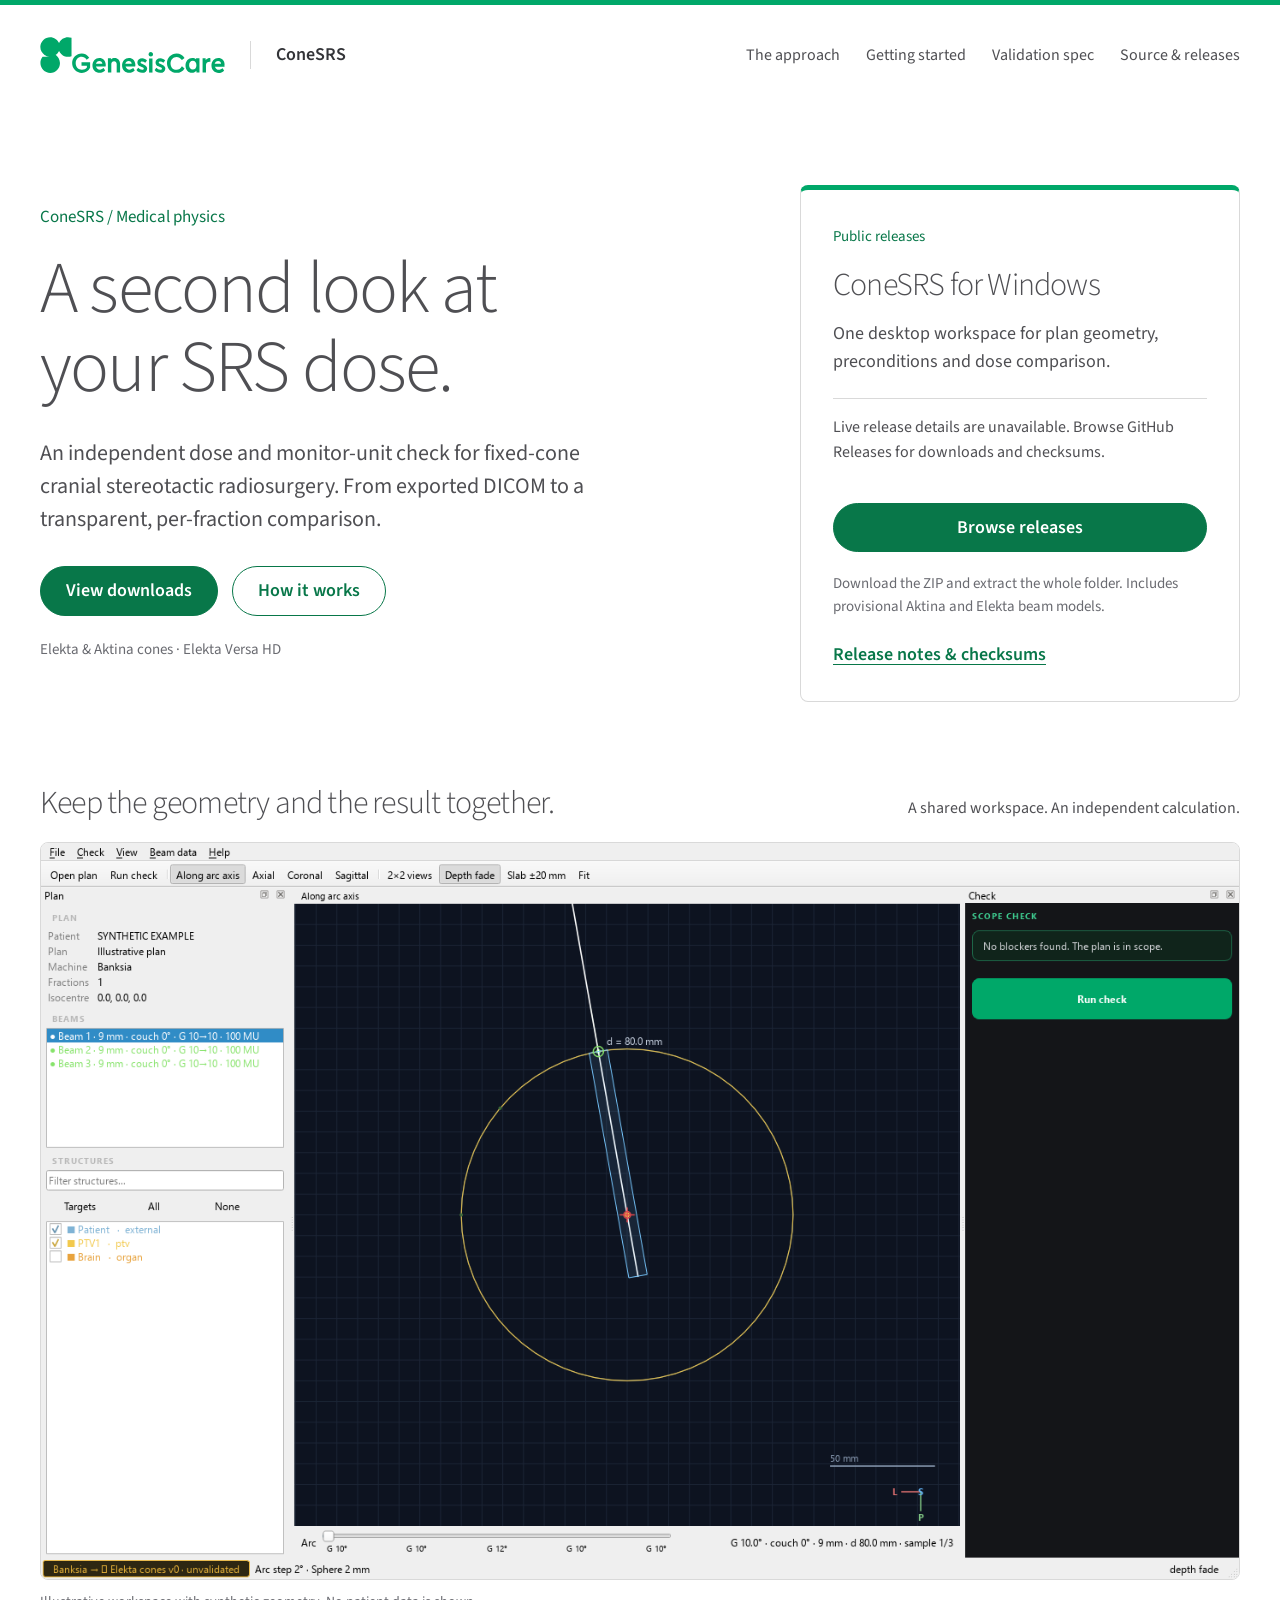
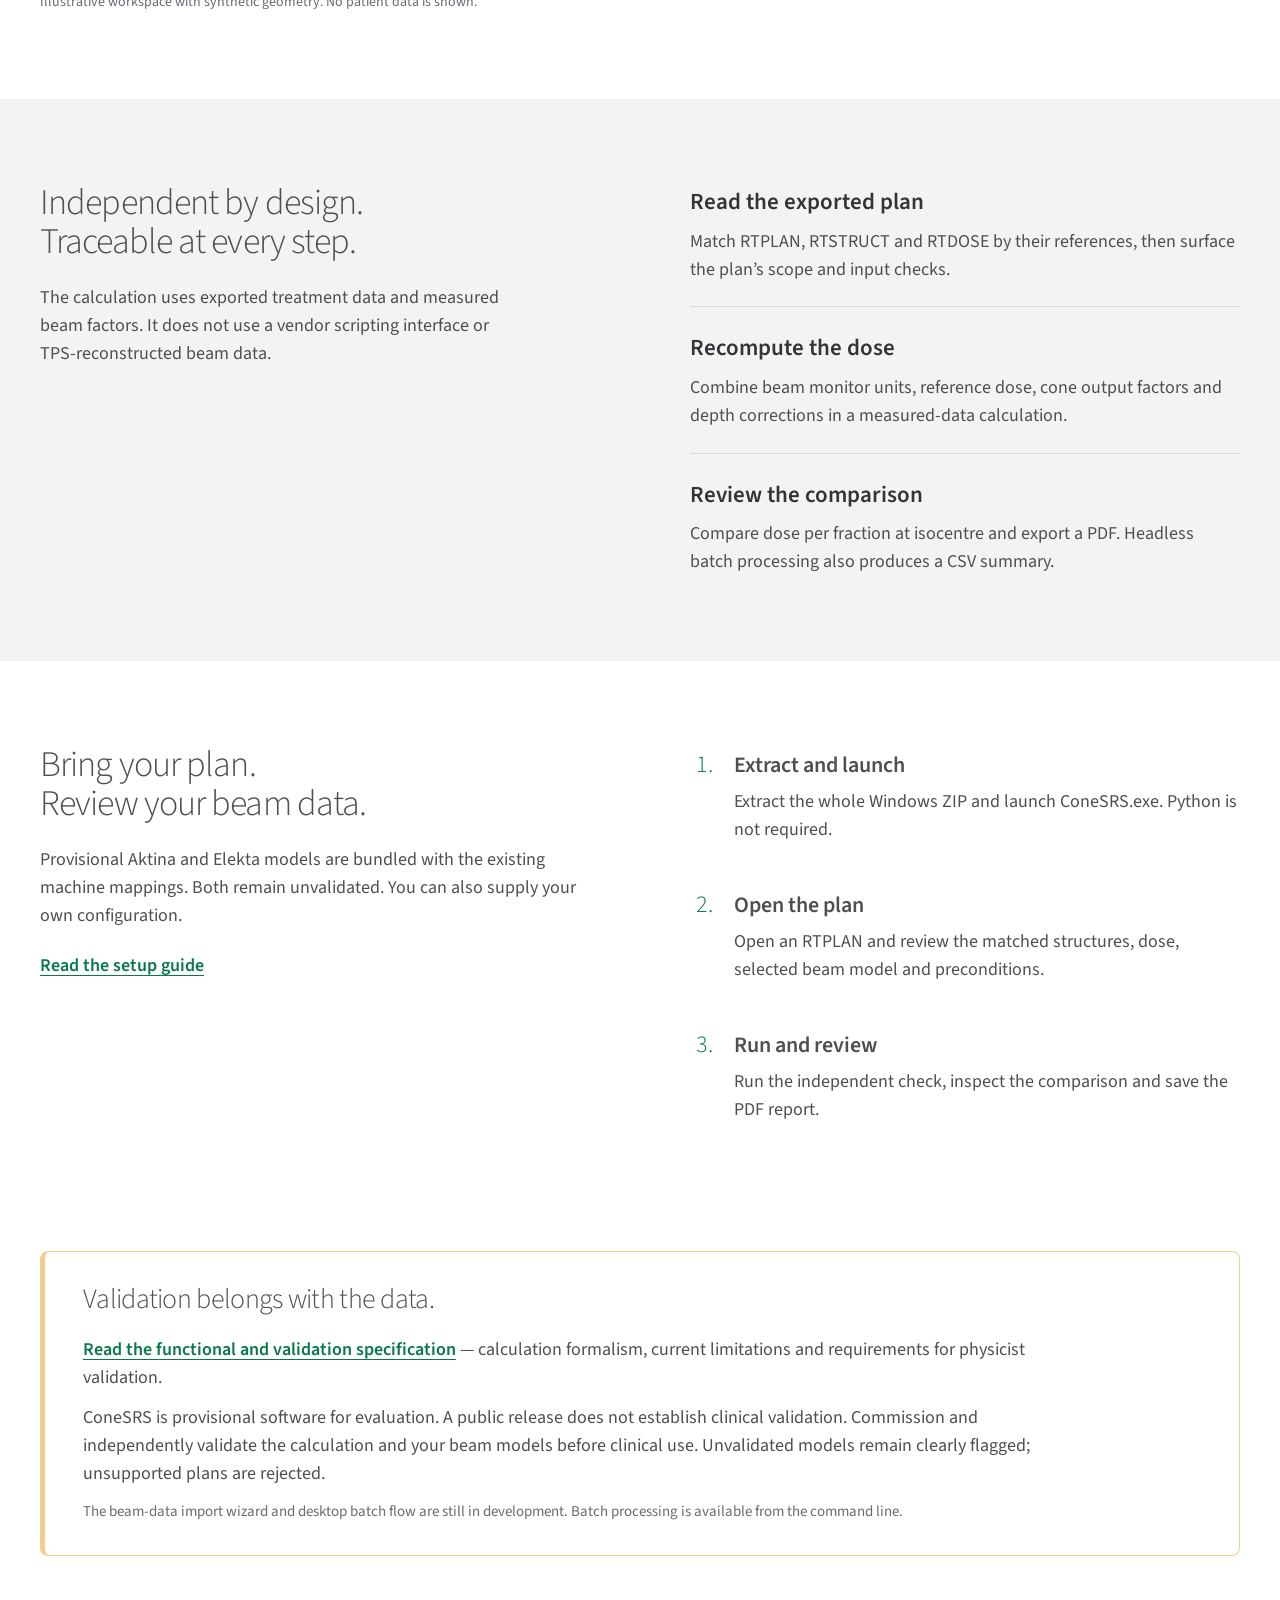
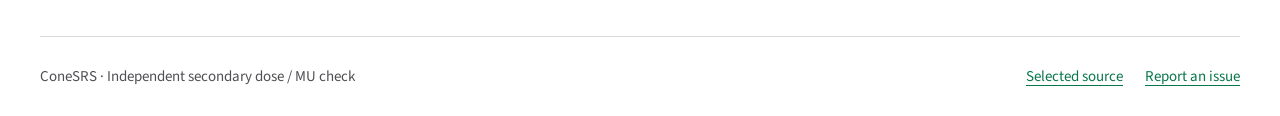
<file: docs/index.html>
<!doctype html>
<html lang="en-AU">
<head>
  <meta charset="utf-8">
  <meta name="viewport" content="width=device-width, initial-scale=1">
  <meta name="description" content="ConeSRS: an independent secondary dose and monitor-unit check for fixed-cone cranial stereotactic radiosurgery. Downloads, selected source and getting started.">
  <meta name="theme-color" content="#00a869">
  <title>ConeSRS | Independent dose checks for cranial SRS</title>
  <link rel="stylesheet" href="styles.css">
  <script src="releases.js" defer></script>
</head>
<body>
  <a class="skip" href="#main">Skip to content</a>
  <header class="header wrap">
    <a class="brand" href="./" aria-label="ConeSRS home"><img src="assets/gc-logo-green.svg" alt="GenesisCare" width="185" height="44"><span>ConeSRS</span></a>
    <nav aria-label="Main navigation"><a href="#approach">The approach</a><a href="#start">Getting started</a><a href="specification.html">Validation spec</a><a href="https://github.com/kkaan/conesrs-releases">Source &amp; releases</a></nav>
  </header>
  <main id="main">
    <section class="hero wrap">
      <div class="hero-copy">
        <p class="product">ConeSRS / Medical physics</p>
        <h1>A second look at<br>your SRS dose.</h1>
        <p class="intro">An independent dose and monitor-unit check for fixed-cone cranial stereotactic radiosurgery. From exported DICOM to a transparent, per-fraction comparison.</p>
        <div class="actions"><a class="button primary" href="#download">View downloads</a><a class="button secondary" href="#approach">How it works</a></div>
        <p class="compatibility">Elekta &amp; Aktina cones · Elekta Versa HD</p>
      </div>
      <aside class="download" id="download" aria-labelledby="download-title">
        <span class="release-label">Public releases</span>
        <h2 id="download-title">ConeSRS for Windows</h2>
        <p>One desktop workspace for plan geometry, preconditions and dose comparison.</p>
        <p id="release-status" role="status">Checking for a downloadable release…</p>
        <a id="release-link" class="button primary" href="https://github.com/kkaan/conesrs-releases/releases">Browse releases</a>
        <p class="small">Download the ZIP and extract the whole folder. Includes provisional Aktina and Elekta beam models.</p>
        <a class="text-link" href="https://github.com/kkaan/conesrs-releases/releases">Release notes &amp; checksums</a>
      </aside>
    </section>
    <section class="preview wrap" aria-labelledby="preview-title">
      <div class="section-heading"><h2 id="preview-title">Keep the geometry and the result together.</h2><p>A shared workspace. An independent calculation.</p></div>
      <figure><img src="assets/workspace.png" width="1400" height="860" alt="ConeSRS desktop workspace showing plan facts, synthetic contour geometry, beam controls and the check panel"><figcaption>Illustrative workspace with synthetic geometry. No patient data is shown.</figcaption></figure>
    </section>
    <section class="approach" id="approach">
      <div class="wrap approach-grid"><div><h2>Independent by design.<br>Traceable at every step.</h2><p>The calculation uses exported treatment data and measured beam factors. It does not use a vendor scripting interface or TPS-reconstructed beam data.</p></div>
        <dl><div><dt>Read the exported plan</dt><dd>Match RTPLAN, RTSTRUCT and RTDOSE by their references, then surface the plan’s scope and input checks.</dd></div><div><dt>Recompute the dose</dt><dd>Combine beam monitor units, reference dose, cone output factors and depth corrections in a measured-data calculation.</dd></div><div><dt>Review the comparison</dt><dd>Compare dose per fraction at isocentre and export a PDF. Headless batch processing also produces a CSV summary.</dd></div></dl>
      </div>
    </section>
    <section class="wrap start" id="start"><div><h2>Bring your plan.<br>Review your beam data.</h2><p>Provisional Aktina and Elekta models are bundled with the existing machine mappings. Both remain unvalidated. You can also supply your own configuration.</p><a class="text-link" href="https://github.com/kkaan/conesrs-releases#windows-download">Read the setup guide</a></div>
      <ol><li><h3>Extract and launch</h3><p>Extract the whole Windows ZIP and launch ConeSRS.exe. Python is not required.</p></li><li><h3>Open the plan</h3><p>Open an RTPLAN and review the matched structures, dose, selected beam model and preconditions.</p></li><li><h3>Run and review</h3><p>Run the independent check, inspect the comparison and save the PDF report.</p></li></ol>
    </section>
    <section class="wrap validation"><h2>Validation belongs with the data.</h2><p><a class="text-link" href="specification.html">Read the functional and validation specification</a> — calculation formalism, current limitations and requirements for physicist validation.</p><p>ConeSRS is provisional software for evaluation. A public release does not establish clinical validation. Commission and independently validate the calculation and your beam models before clinical use. Unvalidated models remain clearly flagged; unsupported plans are rejected.</p><p class="small">The beam-data import wizard and desktop batch flow are still in development. Batch processing is available from the command line.</p></section>
  </main>
  <footer class="wrap"><span>ConeSRS · Independent secondary dose / MU check</span><div><a href="https://github.com/kkaan/conesrs-releases">Selected source</a><a href="https://github.com/kkaan/conesrs-releases/issues">Report an issue</a></div></footer>
</body>
</html>
</file>
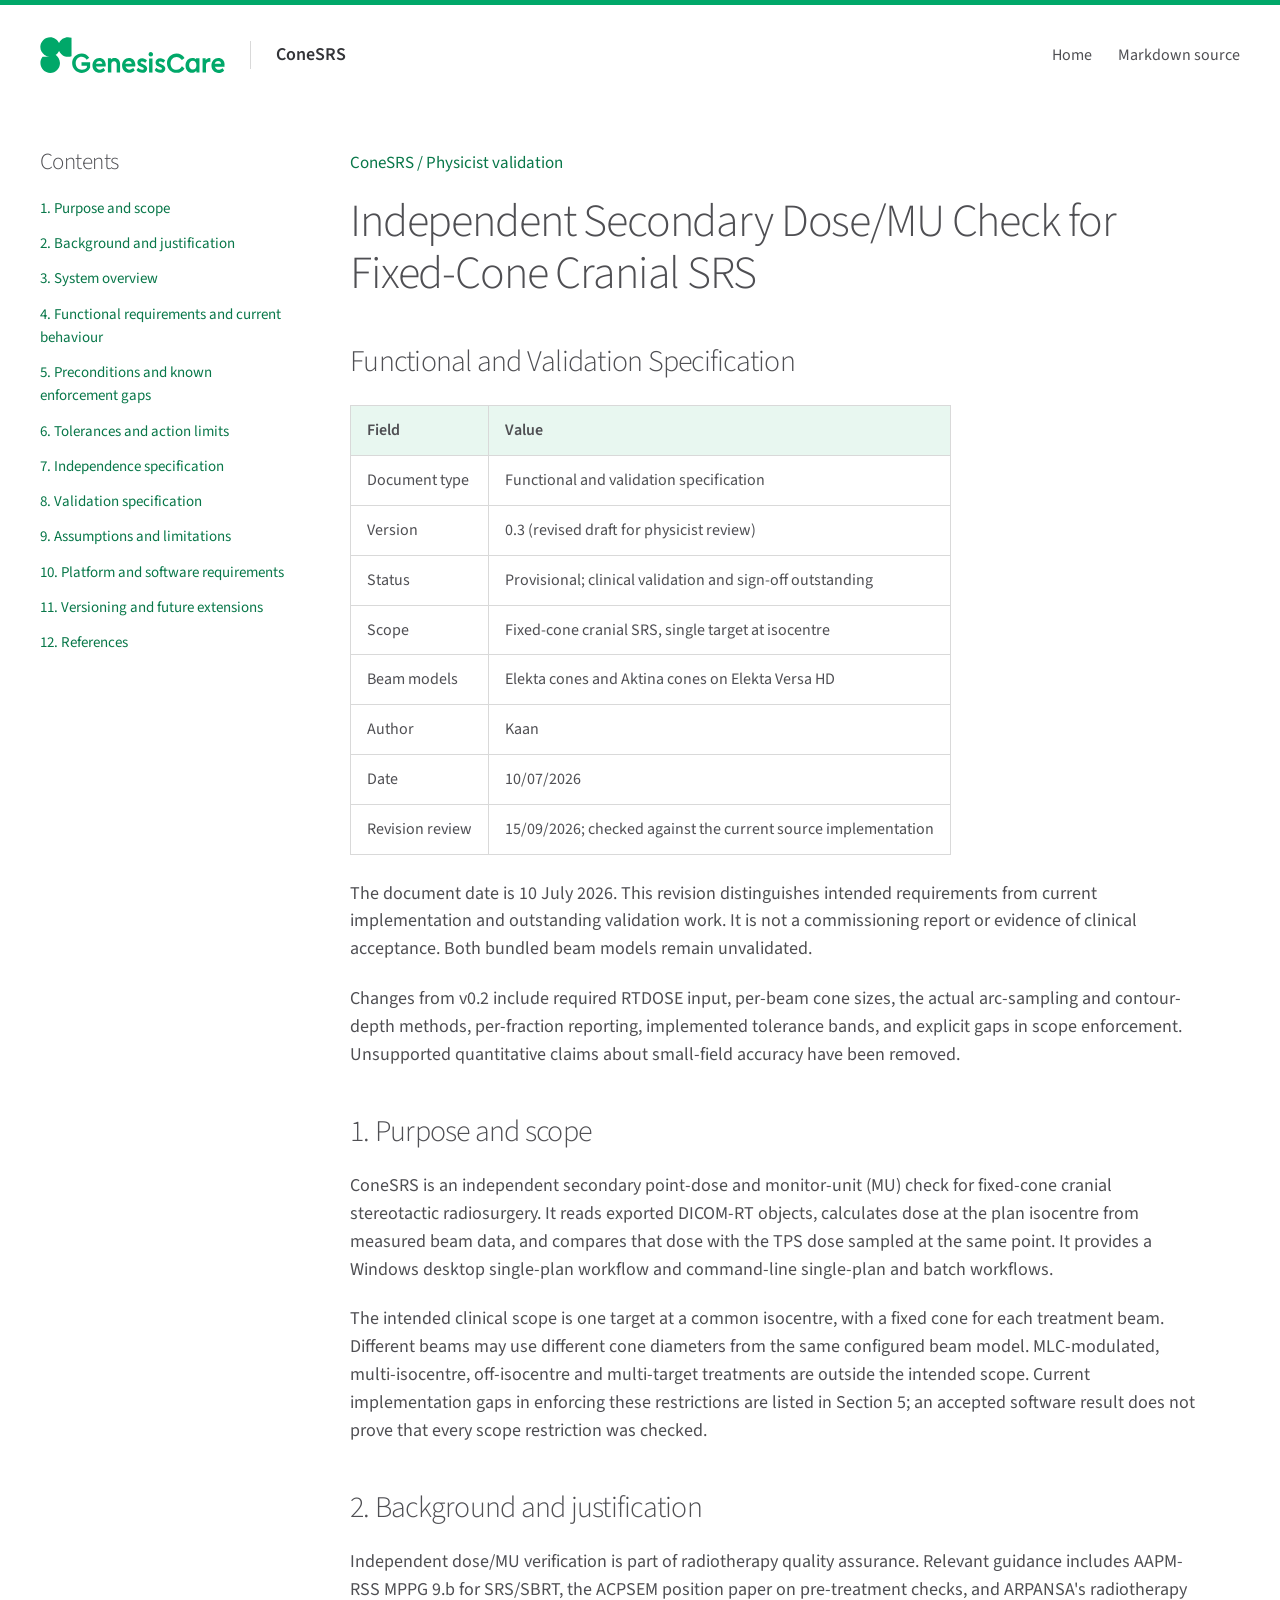
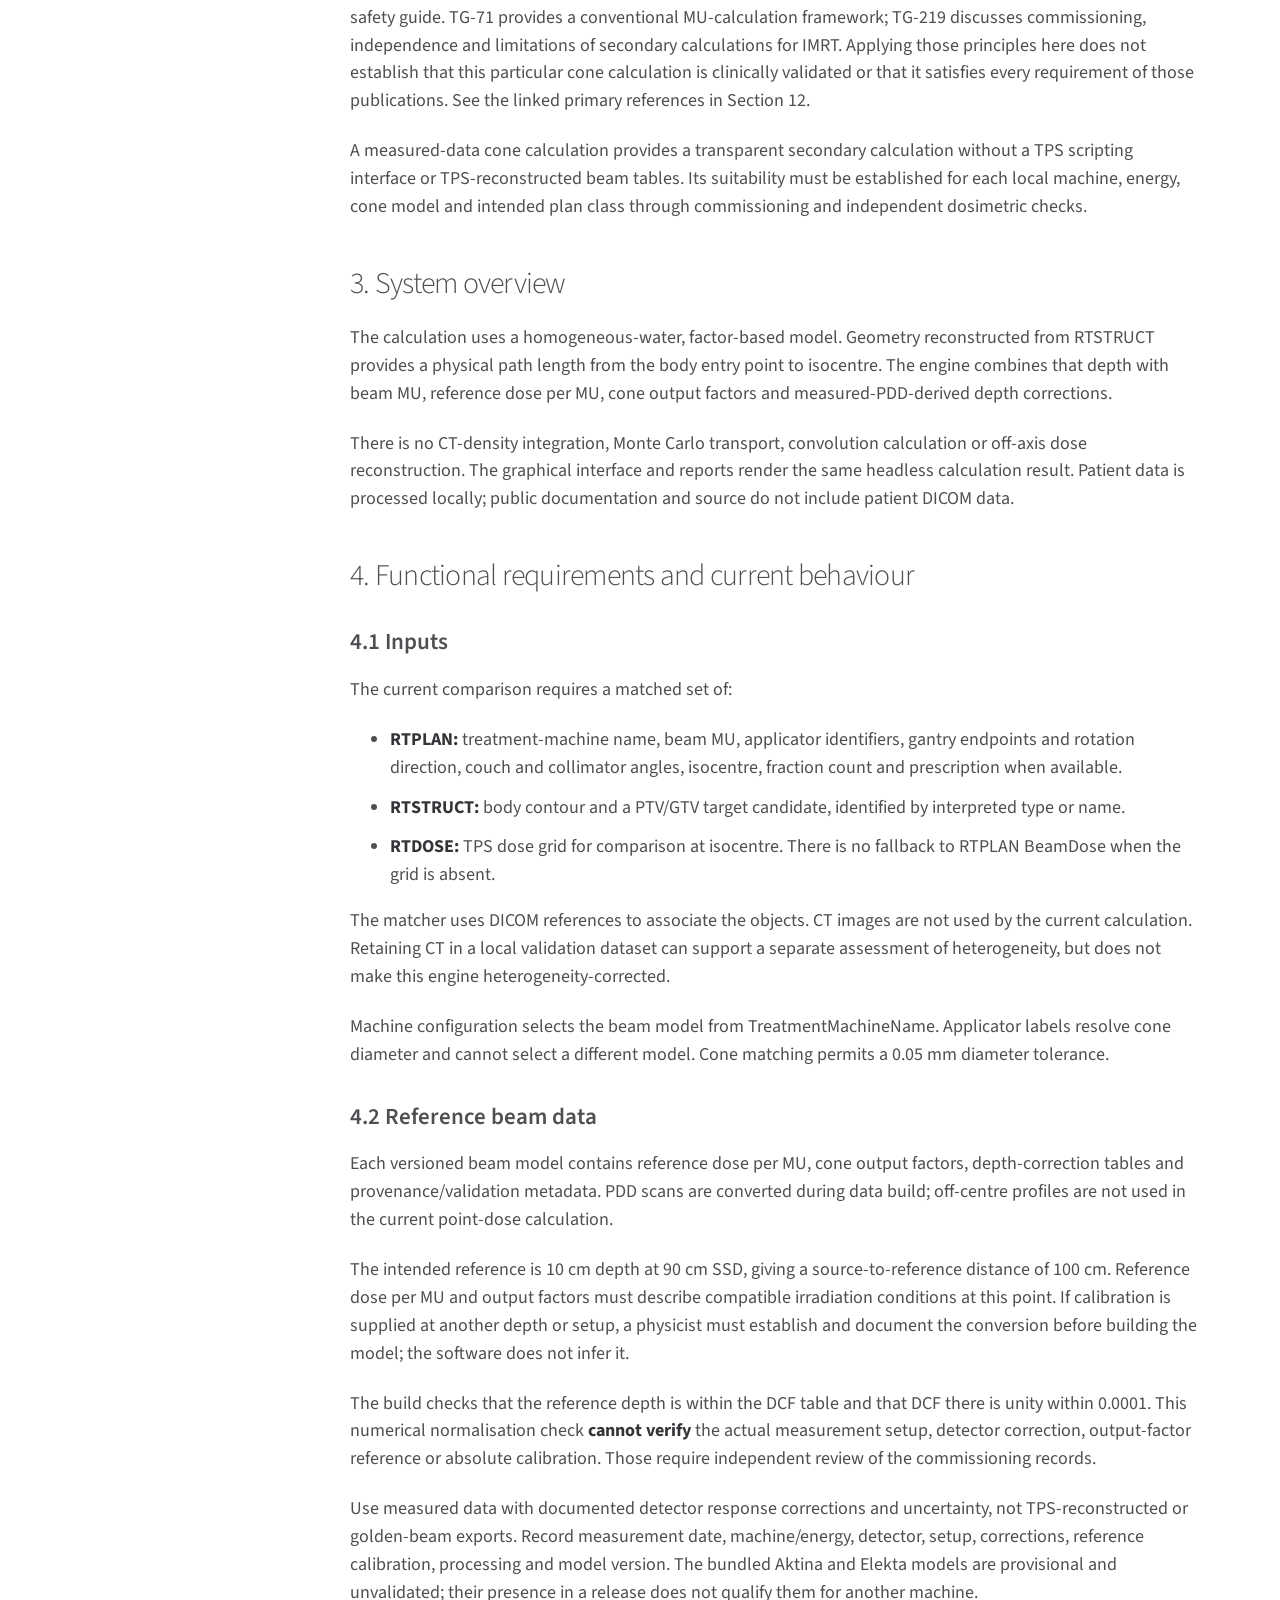
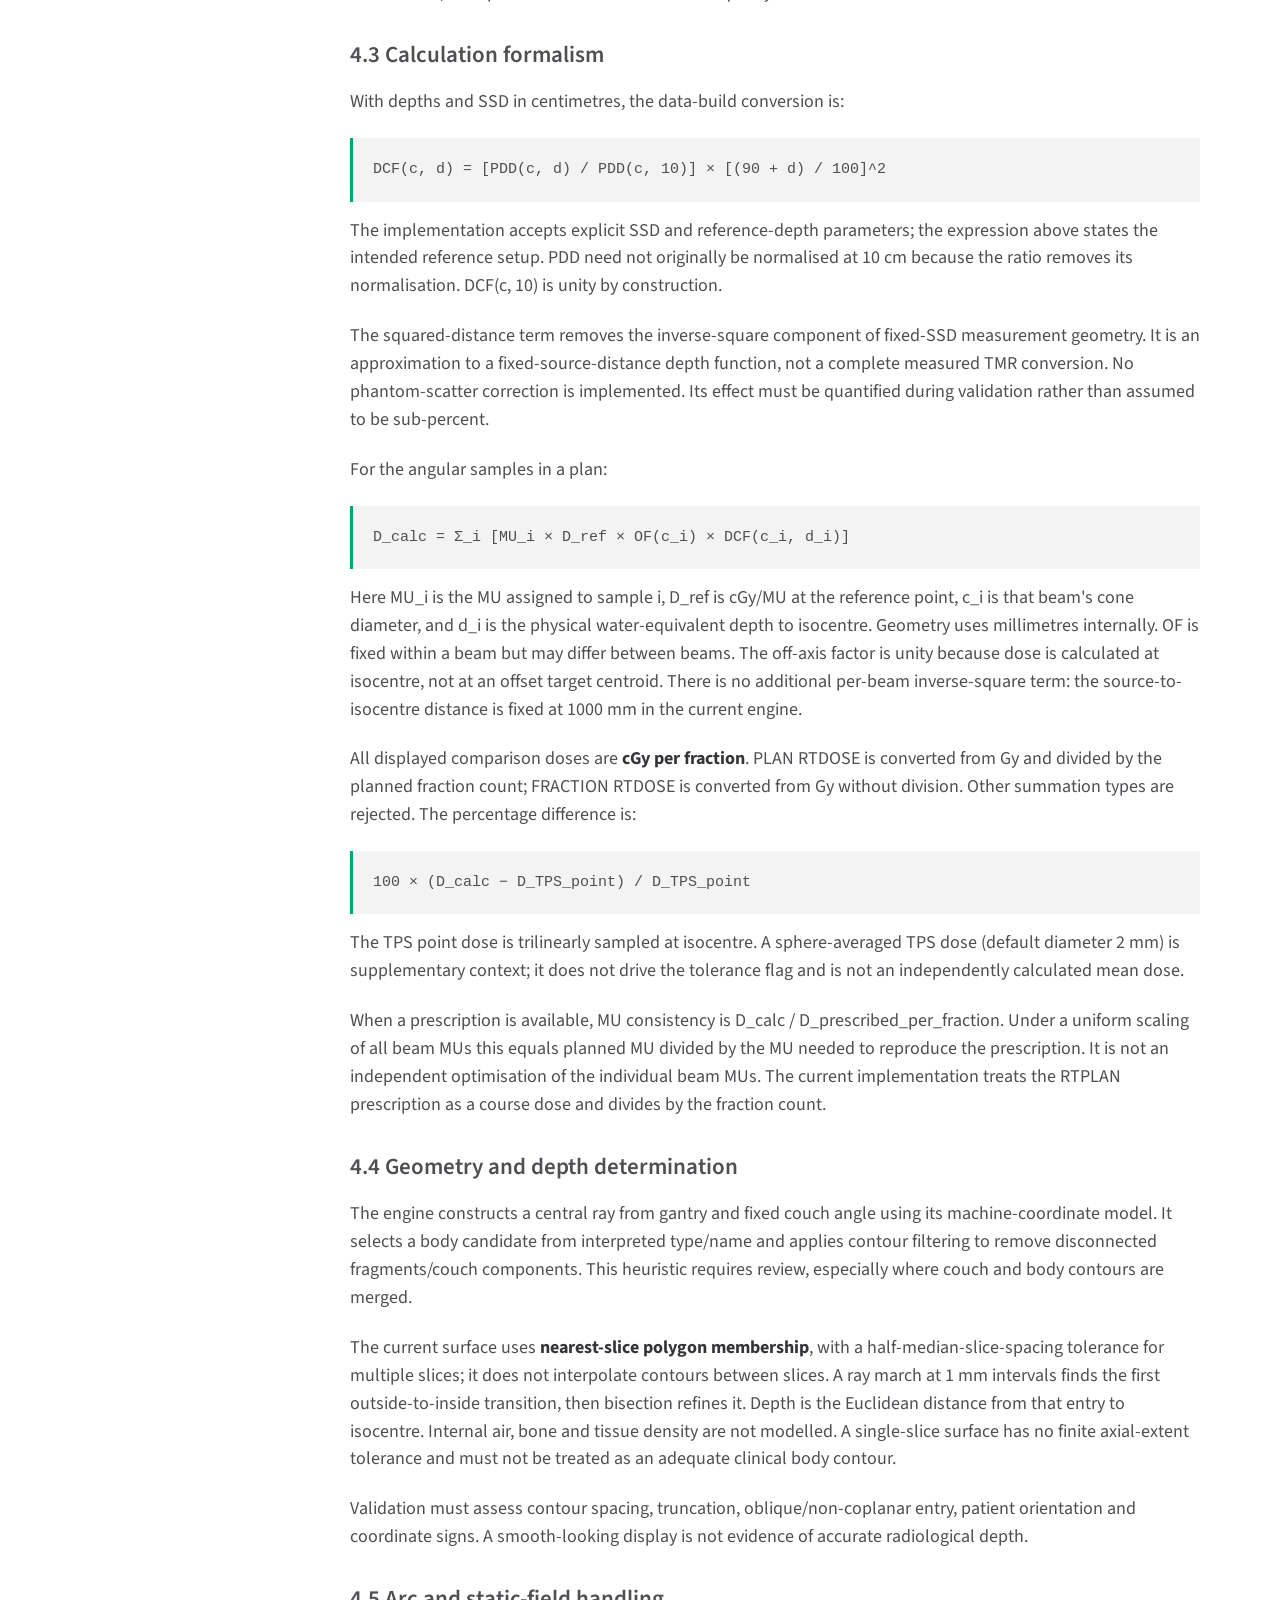
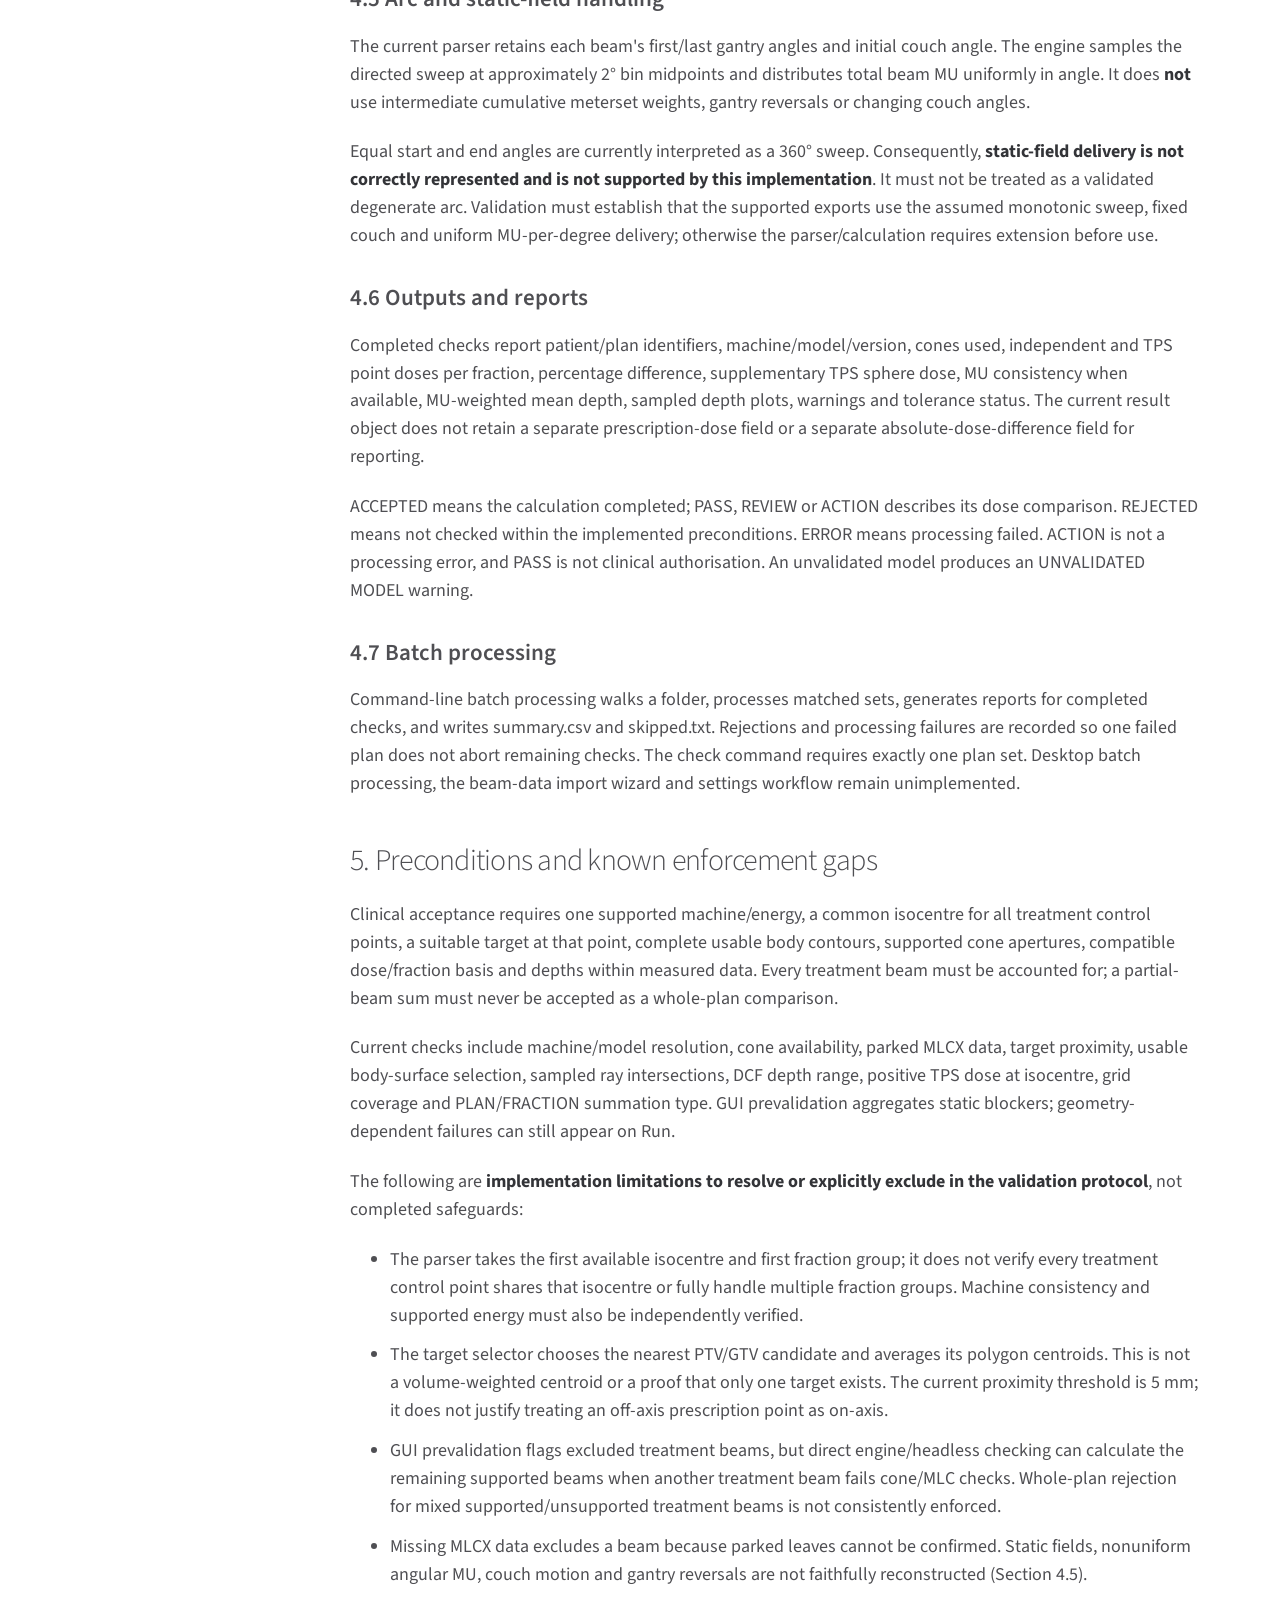
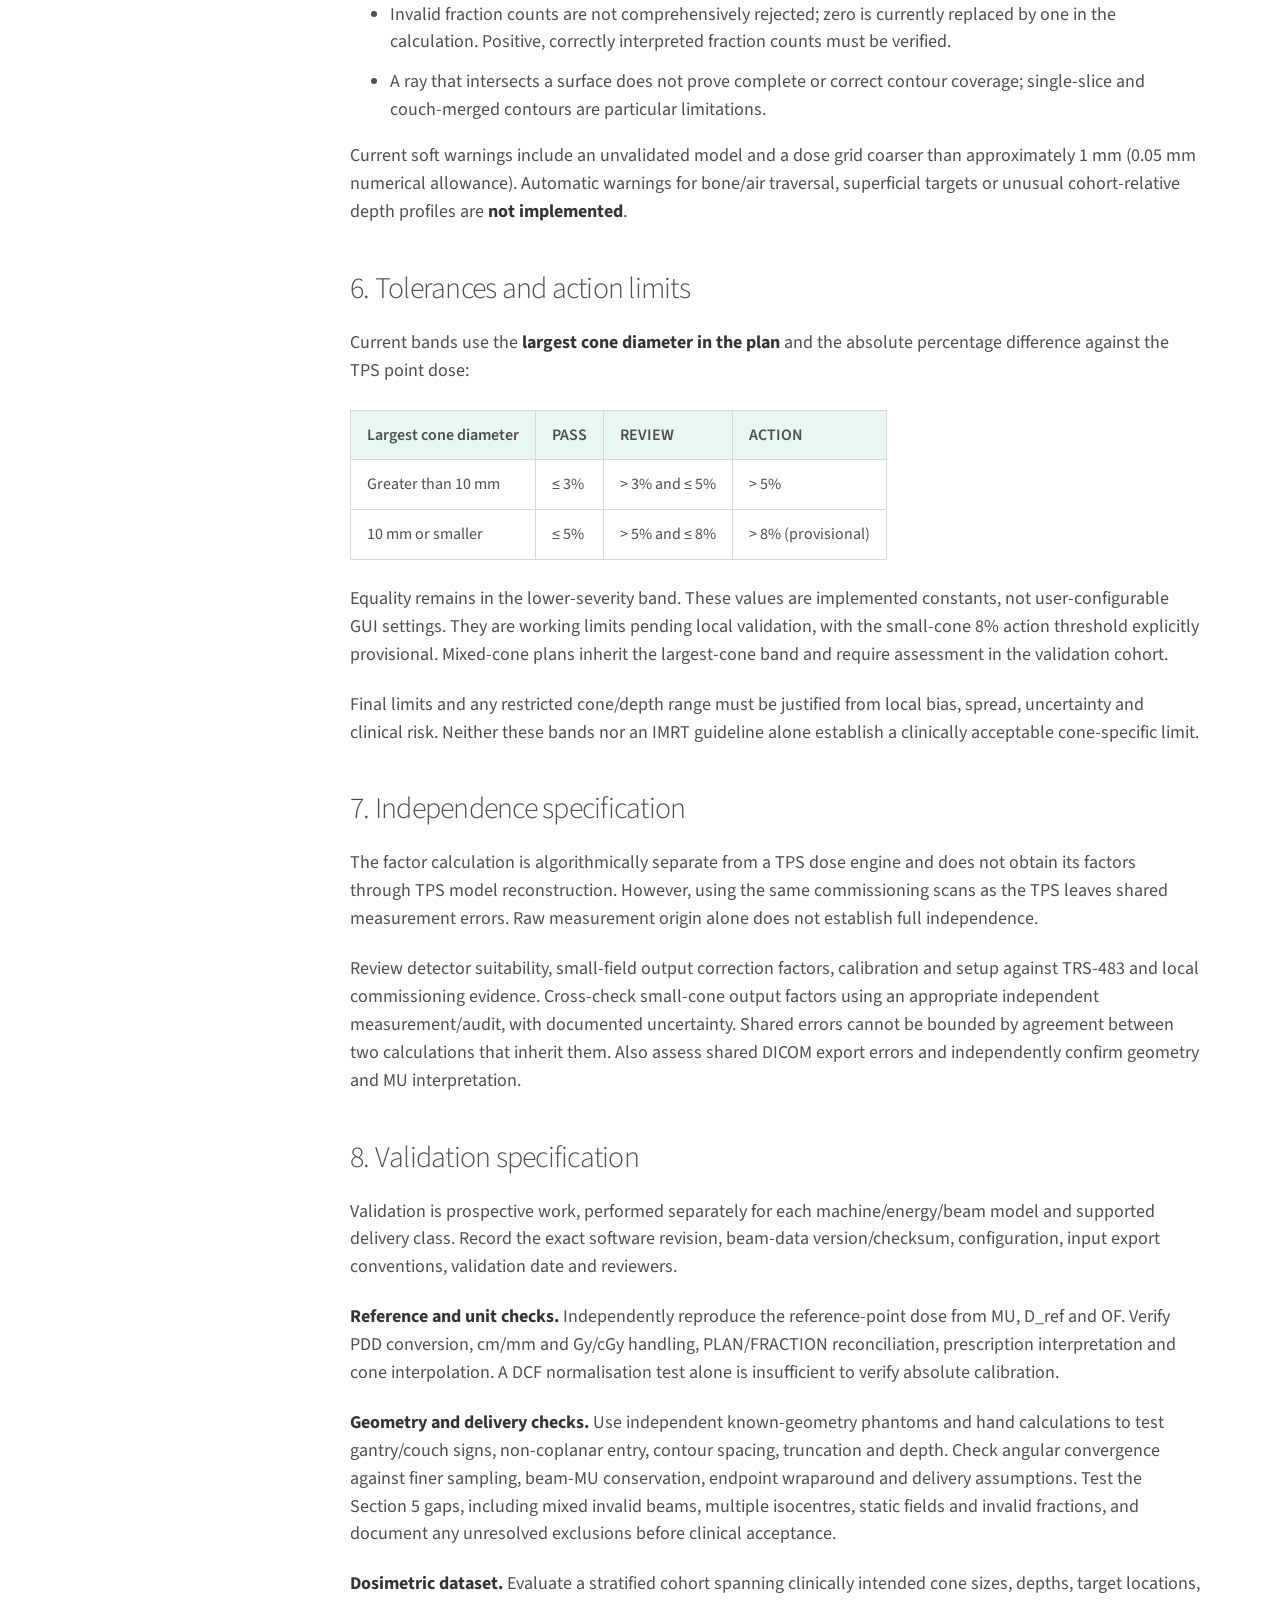
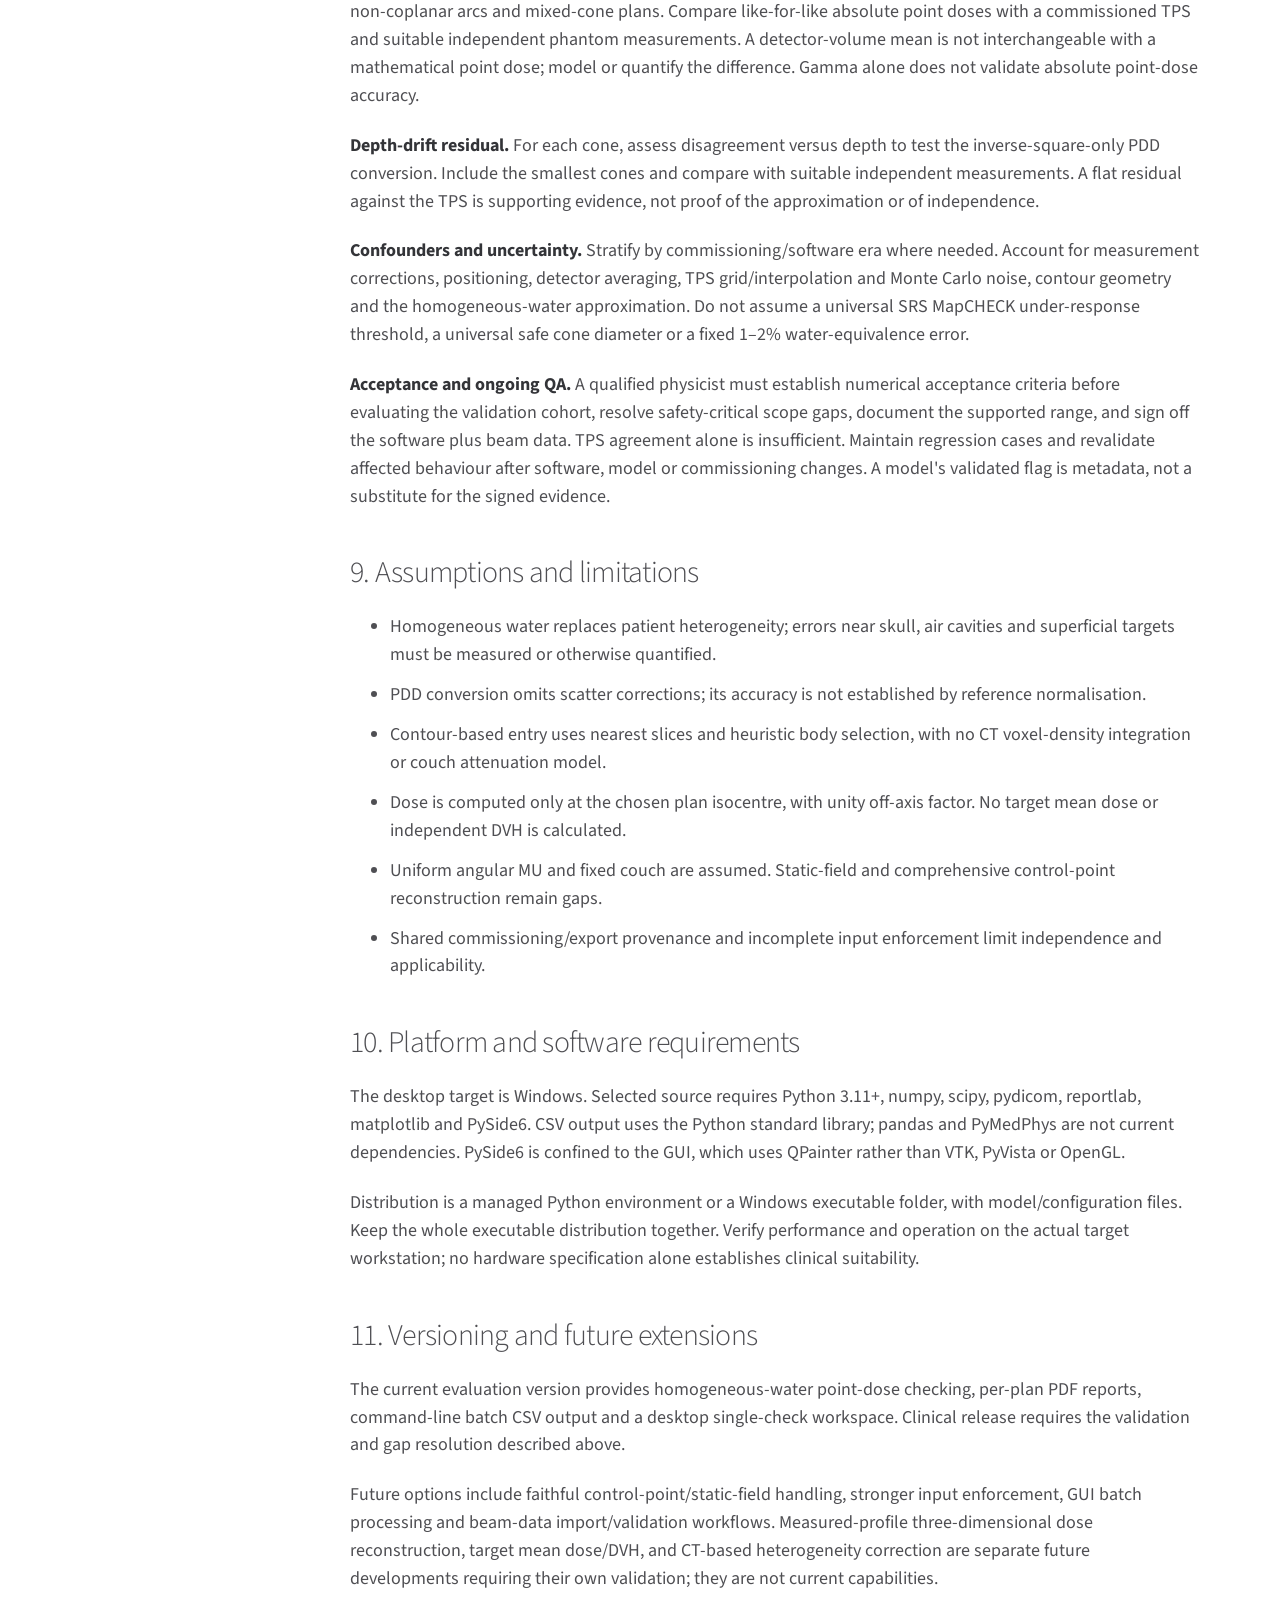
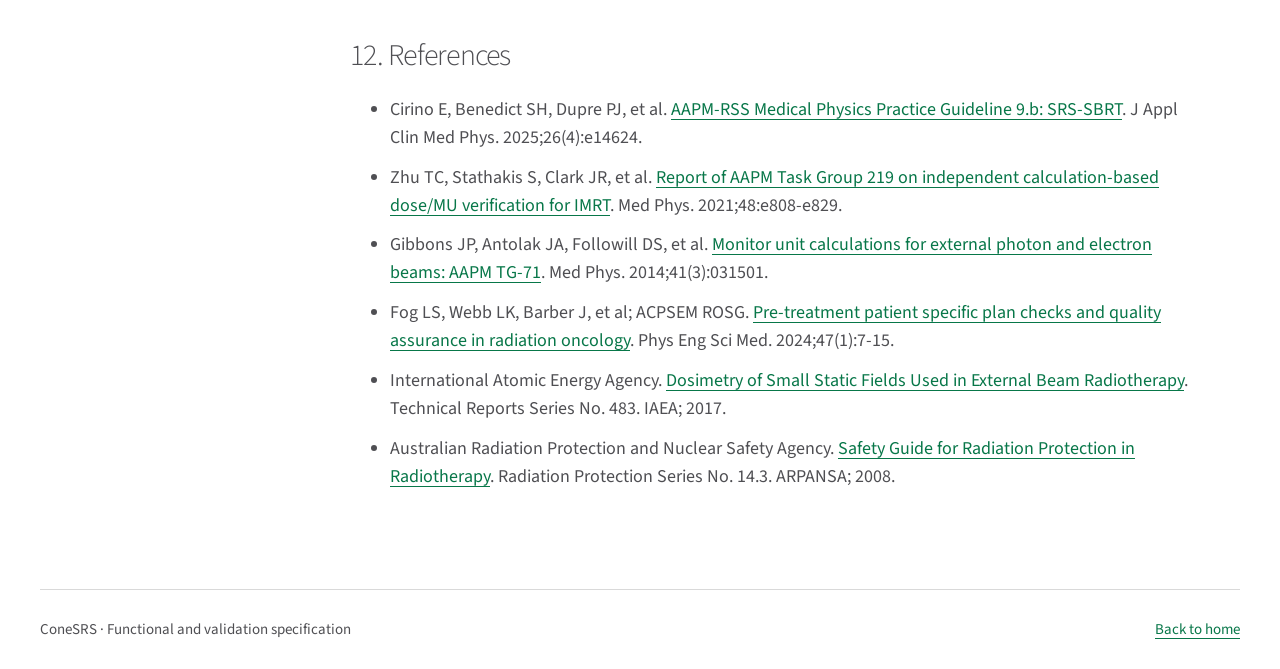
<file: docs/specification.html>
<!doctype html>
<html lang="en-AU">
<head>
  <meta charset="utf-8">
  <meta name="viewport" content="width=device-width, initial-scale=1">
  <meta name="description" content="ConeSRS functional and validation specification: calculation, assumptions, implementation limits and commissioning requirements for physicist review.">
  <meta name="theme-color" content="#00a869">
  <title>Functional and validation specification | ConeSRS</title>
  <link rel="stylesheet" href="styles.css">
</head>
<body>
  <a class="skip" href="#main">Skip to content</a>
  <header class="header wrap">
    <a class="brand" href="./" aria-label="ConeSRS home"><img src="assets/gc-logo-green.svg" alt="GenesisCare" width="185" height="44"><span>ConeSRS</span></a>
    <nav aria-label="Main navigation"><a href="./">Home</a><a href="https://github.com/kkaan/conesrs-releases/blob/main/Cone-SRS-Secondary-MU-Check-Spec.md">Markdown source</a></nav>
  </header>
  <main id="main" class="wrap spec-layout">
    <nav class="spec-contents" aria-label="Specification contents"><h2>Contents</h2><ol><li><a href="#1-purpose-and-scope">1. Purpose and scope</a></li>
<li><a href="#2-background-and-justification">2. Background and justification</a></li>
<li><a href="#3-system-overview">3. System overview</a></li>
<li><a href="#4-functional-requirements-and-current-behaviour">4. Functional requirements and current behaviour</a></li>
<li><a href="#5-preconditions-and-known-enforcement-gaps">5. Preconditions and known enforcement gaps</a></li>
<li><a href="#6-tolerances-and-action-limits">6. Tolerances and action limits</a></li>
<li><a href="#7-independence-specification">7. Independence specification</a></li>
<li><a href="#8-validation-specification">8. Validation specification</a></li>
<li><a href="#9-assumptions-and-limitations">9. Assumptions and limitations</a></li>
<li><a href="#10-platform-and-software-requirements">10. Platform and software requirements</a></li>
<li><a href="#11-versioning-and-future-extensions">11. Versioning and future extensions</a></li>
<li><a href="#12-references">12. References</a></li></ol></nav>
    <article class="spec-document">
      <p class="product">ConeSRS / Physicist validation</p>
<h1>Independent Secondary Dose/MU Check for Fixed-Cone Cranial SRS</h1>
<h2 id="functional-and-validation-specification">Functional and Validation Specification</h2>
<table>
<thead>
<tr>
<th>Field</th>
<th>Value</th>
</tr>
</thead>
<tbody>
<tr>
<td>Document type</td>
<td>Functional and validation specification</td>
</tr>
<tr>
<td>Version</td>
<td>0.3 (revised draft for physicist review)</td>
</tr>
<tr>
<td>Status</td>
<td>Provisional; clinical validation and sign-off outstanding</td>
</tr>
<tr>
<td>Scope</td>
<td>Fixed-cone cranial SRS, single target at isocentre</td>
</tr>
<tr>
<td>Beam models</td>
<td>Elekta cones and Aktina cones on Elekta Versa HD</td>
</tr>
<tr>
<td>Author</td>
<td>Kaan</td>
</tr>
<tr>
<td>Date</td>
<td>10/07/2026</td>
</tr>
<tr>
<td>Revision review</td>
<td>15/09/2026; checked against the current source implementation</td>
</tr>
</tbody>
</table>
<p>The document date is 10 July 2026. This revision distinguishes intended requirements from current implementation and outstanding validation work. It is not a commissioning report or evidence of clinical acceptance. Both bundled beam models remain unvalidated.</p>
<p>Changes from v0.2 include required RTDOSE input, per-beam cone sizes, the actual arc-sampling and contour-depth methods, per-fraction reporting, implemented tolerance bands, and explicit gaps in scope enforcement. Unsupported quantitative claims about small-field accuracy have been removed.</p>
<h2 id="1-purpose-and-scope">1. Purpose and scope</h2>
<p>ConeSRS is an independent secondary point-dose and monitor-unit (MU) check for fixed-cone cranial stereotactic radiosurgery. It reads exported DICOM-RT objects, calculates dose at the plan isocentre from measured beam data, and compares that dose with the TPS dose sampled at the same point. It provides a Windows desktop single-plan workflow and command-line single-plan and batch workflows.</p>
<p>The intended clinical scope is one target at a common isocentre, with a fixed cone for each treatment beam. Different beams may use different cone diameters from the same configured beam model. MLC-modulated, multi-isocentre, off-isocentre and multi-target treatments are outside the intended scope. Current implementation gaps in enforcing these restrictions are listed in Section 5; an accepted software result does not prove that every scope restriction was checked.</p>
<h2 id="2-background-and-justification">2. Background and justification</h2>
<p>Independent dose/MU verification is part of radiotherapy quality assurance. Relevant guidance includes AAPM-RSS MPPG 9.b for SRS/SBRT, the ACPSEM position paper on pre-treatment checks, and ARPANSA's radiotherapy safety guide. TG-71 provides a conventional MU-calculation framework; TG-219 discusses commissioning, independence and limitations of secondary calculations for IMRT. Applying those principles here does not establish that this particular cone calculation is clinically validated or that it satisfies every requirement of those publications. See the linked primary references in Section 12.</p>
<p>A measured-data cone calculation provides a transparent secondary calculation without a TPS scripting interface or TPS-reconstructed beam tables. Its suitability must be established for each local machine, energy, cone model and intended plan class through commissioning and independent dosimetric checks.</p>
<h2 id="3-system-overview">3. System overview</h2>
<p>The calculation uses a homogeneous-water, factor-based model. Geometry reconstructed from RTSTRUCT provides a physical path length from the body entry point to isocentre. The engine combines that depth with beam MU, reference dose per MU, cone output factors and measured-PDD-derived depth corrections.</p>
<p>There is no CT-density integration, Monte Carlo transport, convolution calculation or off-axis dose reconstruction. The graphical interface and reports render the same headless calculation result. Patient data is processed locally; public documentation and source do not include patient DICOM data.</p>
<h2 id="4-functional-requirements-and-current-behaviour">4. Functional requirements and current behaviour</h2>
<h3 id="4-1-inputs">4.1 Inputs</h3>
<p>The current comparison requires a matched set of:</p>
<ul>
<li><strong>RTPLAN:</strong> treatment-machine name, beam MU, applicator identifiers, gantry endpoints and rotation direction, couch and collimator angles, isocentre, fraction count and prescription when available.</li>
<li><strong>RTSTRUCT:</strong> body contour and a PTV/GTV target candidate, identified by interpreted type or name.</li>
<li><strong>RTDOSE:</strong> TPS dose grid for comparison at isocentre. There is no fallback to RTPLAN BeamDose when the grid is absent.</li>
</ul>
<p>The matcher uses DICOM references to associate the objects. CT images are not used by the current calculation. Retaining CT in a local validation dataset can support a separate assessment of heterogeneity, but does not make this engine heterogeneity-corrected.</p>
<p>Machine configuration selects the beam model from TreatmentMachineName. Applicator labels resolve cone diameter and cannot select a different model. Cone matching permits a 0.05 mm diameter tolerance.</p>
<h3 id="4-2-reference-beam-data">4.2 Reference beam data</h3>
<p>Each versioned beam model contains reference dose per MU, cone output factors, depth-correction tables and provenance/validation metadata. PDD scans are converted during data build; off-centre profiles are not used in the current point-dose calculation.</p>
<p>The intended reference is 10 cm depth at 90 cm SSD, giving a source-to-reference distance of 100 cm. Reference dose per MU and output factors must describe compatible irradiation conditions at this point. If calibration is supplied at another depth or setup, a physicist must establish and document the conversion before building the model; the software does not infer it.</p>
<p>The build checks that the reference depth is within the DCF table and that DCF there is unity within 0.0001. This numerical normalisation check <strong>cannot verify</strong> the actual measurement setup, detector correction, output-factor reference or absolute calibration. Those require independent review of the commissioning records.</p>
<p>Use measured data with documented detector response corrections and uncertainty, not TPS-reconstructed or golden-beam exports. Record measurement date, machine/energy, detector, setup, corrections, reference calibration, processing and model version. The bundled Aktina and Elekta models are provisional and unvalidated; their presence in a release does not qualify them for another machine.</p>
<h3 id="4-3-calculation-formalism">4.3 Calculation formalism</h3>
<p>With depths and SSD in centimetres, the data-build conversion is:</p>
<pre><code>DCF(c, d) = [PDD(c, d) / PDD(c, 10)] × [(90 + d) / 100]^2
</code></pre>
<p>The implementation accepts explicit SSD and reference-depth parameters; the expression above states the intended reference setup. PDD need not originally be normalised at 10 cm because the ratio removes its normalisation. DCF(c, 10) is unity by construction.</p>
<p>The squared-distance term removes the inverse-square component of fixed-SSD measurement geometry. It is an approximation to a fixed-source-distance depth function, not a complete measured TMR conversion. No phantom-scatter correction is implemented. Its effect must be quantified during validation rather than assumed to be sub-percent.</p>
<p>For the angular samples in a plan:</p>
<pre><code>D_calc = Σ_i [MU_i × D_ref × OF(c_i) × DCF(c_i, d_i)]
</code></pre>
<p>Here MU_i is the MU assigned to sample i, D_ref is cGy/MU at the reference point, c_i is that beam's cone diameter, and d_i is the physical water-equivalent depth to isocentre. Geometry uses millimetres internally. OF is fixed within a beam but may differ between beams. The off-axis factor is unity because dose is calculated at isocentre, not at an offset target centroid. There is no additional per-beam inverse-square term: the source-to-isocentre distance is fixed at 1000 mm in the current engine.</p>
<p>All displayed comparison doses are <strong>cGy per fraction</strong>. PLAN RTDOSE is converted from Gy and divided by the planned fraction count; FRACTION RTDOSE is converted from Gy without division. Other summation types are rejected. The percentage difference is:</p>
<pre><code>100 × (D_calc − D_TPS_point) / D_TPS_point
</code></pre>
<p>The TPS point dose is trilinearly sampled at isocentre. A sphere-averaged TPS dose (default diameter 2 mm) is supplementary context; it does not drive the tolerance flag and is not an independently calculated mean dose.</p>
<p>When a prescription is available, MU consistency is D_calc / D_prescribed_per_fraction. Under a uniform scaling of all beam MUs this equals planned MU divided by the MU needed to reproduce the prescription. It is not an independent optimisation of the individual beam MUs. The current implementation treats the RTPLAN prescription as a course dose and divides by the fraction count.</p>
<h3 id="4-4-geometry-and-depth-determination">4.4 Geometry and depth determination</h3>
<p>The engine constructs a central ray from gantry and fixed couch angle using its machine-coordinate model. It selects a body candidate from interpreted type/name and applies contour filtering to remove disconnected fragments/couch components. This heuristic requires review, especially where couch and body contours are merged.</p>
<p>The current surface uses <strong>nearest-slice polygon membership</strong>, with a half-median-slice-spacing tolerance for multiple slices; it does not interpolate contours between slices. A ray march at 1 mm intervals finds the first outside-to-inside transition, then bisection refines it. Depth is the Euclidean distance from that entry to isocentre. Internal air, bone and tissue density are not modelled. A single-slice surface has no finite axial-extent tolerance and must not be treated as an adequate clinical body contour.</p>
<p>Validation must assess contour spacing, truncation, oblique/non-coplanar entry, patient orientation and coordinate signs. A smooth-looking display is not evidence of accurate radiological depth.</p>
<h3 id="4-5-arc-and-static-field-handling">4.5 Arc and static-field handling</h3>
<p>The current parser retains each beam's first/last gantry angles and initial couch angle. The engine samples the directed sweep at approximately 2° bin midpoints and distributes total beam MU uniformly in angle. It does <strong>not</strong> use intermediate cumulative meterset weights, gantry reversals or changing couch angles.</p>
<p>Equal start and end angles are currently interpreted as a 360° sweep. Consequently, <strong>static-field delivery is not correctly represented and is not supported by this implementation</strong>. It must not be treated as a validated degenerate arc. Validation must establish that the supported exports use the assumed monotonic sweep, fixed couch and uniform MU-per-degree delivery; otherwise the parser/calculation requires extension before use.</p>
<h3 id="4-6-outputs-and-reports">4.6 Outputs and reports</h3>
<p>Completed checks report patient/plan identifiers, machine/model/version, cones used, independent and TPS point doses per fraction, percentage difference, supplementary TPS sphere dose, MU consistency when available, MU-weighted mean depth, sampled depth plots, warnings and tolerance status. The current result object does not retain a separate prescription-dose field or a separate absolute-dose-difference field for reporting.</p>
<p>ACCEPTED means the calculation completed; PASS, REVIEW or ACTION describes its dose comparison. REJECTED means not checked within the implemented preconditions. ERROR means processing failed. ACTION is not a processing error, and PASS is not clinical authorisation. An unvalidated model produces an UNVALIDATED MODEL warning.</p>
<h3 id="4-7-batch-processing">4.7 Batch processing</h3>
<p>Command-line batch processing walks a folder, processes matched sets, generates reports for completed checks, and writes summary.csv and skipped.txt. Rejections and processing failures are recorded so one failed plan does not abort remaining checks. The check command requires exactly one plan set. Desktop batch processing, the beam-data import wizard and settings workflow remain unimplemented.</p>
<h2 id="5-preconditions-and-known-enforcement-gaps">5. Preconditions and known enforcement gaps</h2>
<p>Clinical acceptance requires one supported machine/energy, a common isocentre for all treatment control points, a suitable target at that point, complete usable body contours, supported cone apertures, compatible dose/fraction basis and depths within measured data. Every treatment beam must be accounted for; a partial-beam sum must never be accepted as a whole-plan comparison.</p>
<p>Current checks include machine/model resolution, cone availability, parked MLCX data, target proximity, usable body-surface selection, sampled ray intersections, DCF depth range, positive TPS dose at isocentre, grid coverage and PLAN/FRACTION summation type. GUI prevalidation aggregates static blockers; geometry-dependent failures can still appear on Run.</p>
<p>The following are <strong>implementation limitations to resolve or explicitly exclude in the validation protocol</strong>, not completed safeguards:</p>
<ul>
<li>The parser takes the first available isocentre and first fraction group; it does not verify every treatment control point shares that isocentre or fully handle multiple fraction groups. Machine consistency and supported energy must also be independently verified.</li>
<li>The target selector chooses the nearest PTV/GTV candidate and averages its polygon centroids. This is not a volume-weighted centroid or a proof that only one target exists. The current proximity threshold is 5 mm; it does not justify treating an off-axis prescription point as on-axis.</li>
<li>GUI prevalidation flags excluded treatment beams, but direct engine/headless checking can calculate the remaining supported beams when another treatment beam fails cone/MLC checks. Whole-plan rejection for mixed supported/unsupported treatment beams is not consistently enforced.</li>
<li>Missing MLCX data excludes a beam because parked leaves cannot be confirmed. Static fields, nonuniform angular MU, couch motion and gantry reversals are not faithfully reconstructed (Section 4.5).</li>
<li>Invalid fraction counts are not comprehensively rejected; zero is currently replaced by one in the calculation. Positive, correctly interpreted fraction counts must be verified.</li>
<li>A ray that intersects a surface does not prove complete or correct contour coverage; single-slice and couch-merged contours are particular limitations.</li>
</ul>
<p>Current soft warnings include an unvalidated model and a dose grid coarser than approximately 1 mm (0.05 mm numerical allowance). Automatic warnings for bone/air traversal, superficial targets or unusual cohort-relative depth profiles are <strong>not implemented</strong>.</p>
<h2 id="6-tolerances-and-action-limits">6. Tolerances and action limits</h2>
<p>Current bands use the <strong>largest cone diameter in the plan</strong> and the absolute percentage difference against the TPS point dose:</p>
<table>
<thead>
<tr>
<th>Largest cone diameter</th>
<th>PASS</th>
<th>REVIEW</th>
<th>ACTION</th>
</tr>
</thead>
<tbody>
<tr>
<td>Greater than 10 mm</td>
<td>≤ 3%</td>
<td>&gt; 3% and ≤ 5%</td>
<td>&gt; 5%</td>
</tr>
<tr>
<td>10 mm or smaller</td>
<td>≤ 5%</td>
<td>&gt; 5% and ≤ 8%</td>
<td>&gt; 8% (provisional)</td>
</tr>
</tbody>
</table>
<p>Equality remains in the lower-severity band. These values are implemented constants, not user-configurable GUI settings. They are working limits pending local validation, with the small-cone 8% action threshold explicitly provisional. Mixed-cone plans inherit the largest-cone band and require assessment in the validation cohort.</p>
<p>Final limits and any restricted cone/depth range must be justified from local bias, spread, uncertainty and clinical risk. Neither these bands nor an IMRT guideline alone establish a clinically acceptable cone-specific limit.</p>
<h2 id="7-independence-specification">7. Independence specification</h2>
<p>The factor calculation is algorithmically separate from a TPS dose engine and does not obtain its factors through TPS model reconstruction. However, using the same commissioning scans as the TPS leaves shared measurement errors. Raw measurement origin alone does not establish full independence.</p>
<p>Review detector suitability, small-field output correction factors, calibration and setup against TRS-483 and local commissioning evidence. Cross-check small-cone output factors using an appropriate independent measurement/audit, with documented uncertainty. Shared errors cannot be bounded by agreement between two calculations that inherit them. Also assess shared DICOM export errors and independently confirm geometry and MU interpretation.</p>
<h2 id="8-validation-specification">8. Validation specification</h2>
<p>Validation is prospective work, performed separately for each machine/energy/beam model and supported delivery class. Record the exact software revision, beam-data version/checksum, configuration, input export conventions, validation date and reviewers.</p>
<p><strong>Reference and unit checks.</strong> Independently reproduce the reference-point dose from MU, D_ref and OF. Verify PDD conversion, cm/mm and Gy/cGy handling, PLAN/FRACTION reconciliation, prescription interpretation and cone interpolation. A DCF normalisation test alone is insufficient to verify absolute calibration.</p>
<p><strong>Geometry and delivery checks.</strong> Use independent known-geometry phantoms and hand calculations to test gantry/couch signs, non-coplanar entry, contour spacing, truncation and depth. Check angular convergence against finer sampling, beam-MU conservation, endpoint wraparound and delivery assumptions. Test the Section 5 gaps, including mixed invalid beams, multiple isocentres, static fields and invalid fractions, and document any unresolved exclusions before clinical acceptance.</p>
<p><strong>Dosimetric dataset.</strong> Evaluate a stratified cohort spanning clinically intended cone sizes, depths, target locations, non-coplanar arcs and mixed-cone plans. Compare like-for-like absolute point doses with a commissioned TPS and suitable independent phantom measurements. A detector-volume mean is not interchangeable with a mathematical point dose; model or quantify the difference. Gamma alone does not validate absolute point-dose accuracy.</p>
<p><strong>Depth-drift residual.</strong> For each cone, assess disagreement versus depth to test the inverse-square-only PDD conversion. Include the smallest cones and compare with suitable independent measurements. A flat residual against the TPS is supporting evidence, not proof of the approximation or of independence.</p>
<p><strong>Confounders and uncertainty.</strong> Stratify by commissioning/software era where needed. Account for measurement corrections, positioning, detector averaging, TPS grid/interpolation and Monte Carlo noise, contour geometry and the homogeneous-water approximation. Do not assume a universal SRS MapCHECK under-response threshold, a universal safe cone diameter or a fixed 1–2% water-equivalence error.</p>
<p><strong>Acceptance and ongoing QA.</strong> A qualified physicist must establish numerical acceptance criteria before evaluating the validation cohort, resolve safety-critical scope gaps, document the supported range, and sign off the software plus beam data. TPS agreement alone is insufficient. Maintain regression cases and revalidate affected behaviour after software, model or commissioning changes. A model's validated flag is metadata, not a substitute for the signed evidence.</p>
<h2 id="9-assumptions-and-limitations">9. Assumptions and limitations</h2>
<ul>
<li>Homogeneous water replaces patient heterogeneity; errors near skull, air cavities and superficial targets must be measured or otherwise quantified.</li>
<li>PDD conversion omits scatter corrections; its accuracy is not established by reference normalisation.</li>
<li>Contour-based entry uses nearest slices and heuristic body selection, with no CT voxel-density integration or couch attenuation model.</li>
<li>Dose is computed only at the chosen plan isocentre, with unity off-axis factor. No target mean dose or independent DVH is calculated.</li>
<li>Uniform angular MU and fixed couch are assumed. Static-field and comprehensive control-point reconstruction remain gaps.</li>
<li>Shared commissioning/export provenance and incomplete input enforcement limit independence and applicability.</li>
</ul>
<h2 id="10-platform-and-software-requirements">10. Platform and software requirements</h2>
<p>The desktop target is Windows. Selected source requires Python 3.11+, numpy, scipy, pydicom, reportlab, matplotlib and PySide6. CSV output uses the Python standard library; pandas and PyMedPhys are not current dependencies. PySide6 is confined to the GUI, which uses QPainter rather than VTK, PyVista or OpenGL.</p>
<p>Distribution is a managed Python environment or a Windows executable folder, with model/configuration files. Keep the whole executable distribution together. Verify performance and operation on the actual target workstation; no hardware specification alone establishes clinical suitability.</p>
<h2 id="11-versioning-and-future-extensions">11. Versioning and future extensions</h2>
<p>The current evaluation version provides homogeneous-water point-dose checking, per-plan PDF reports, command-line batch CSV output and a desktop single-check workspace. Clinical release requires the validation and gap resolution described above.</p>
<p>Future options include faithful control-point/static-field handling, stronger input enforcement, GUI batch processing and beam-data import/validation workflows. Measured-profile three-dimensional dose reconstruction, target mean dose/DVH, and CT-based heterogeneity correction are separate future developments requiring their own validation; they are not current capabilities.</p>
<h2 id="12-references">12. References</h2>
<ul>
<li>Cirino E, Benedict SH, Dupre PJ, et al. <a href="https://pmc.ncbi.nlm.nih.gov/articles/PMC11969102/">AAPM-RSS Medical Physics Practice Guideline 9.b: SRS-SBRT</a>. J Appl Clin Med Phys. 2025;26(4):e14624.</li>
<li>Zhu TC, Stathakis S, Clark JR, et al. <a href="https://doi.org/10.1002/mp.15069">Report of AAPM Task Group 219 on independent calculation-based dose/MU verification for IMRT</a>. Med Phys. 2021;48:e808-e829.</li>
<li>Gibbons JP, Antolak JA, Followill DS, et al. <a href="https://doi.org/10.1118/1.4864244">Monitor unit calculations for external photon and electron beams: AAPM TG-71</a>. Med Phys. 2014;41(3):031501.</li>
<li>Fog LS, Webb LK, Barber J, et al; ACPSEM ROSG. <a href="https://doi.org/10.1007/s13246-023-01367-9">Pre-treatment patient specific plan checks and quality assurance in radiation oncology</a>. Phys Eng Sci Med. 2024;47(1):7-15.</li>
<li>International Atomic Energy Agency. <a href="https://www-pub.iaea.org/MTCD/Publications/PDF/D483_web.pdf">Dosimetry of Small Static Fields Used in External Beam Radiotherapy</a>. Technical Reports Series No. 483. IAEA; 2017.</li>
<li>Australian Radiation Protection and Nuclear Safety Agency. <a href="https://www.arpansa.gov.au/sites/default/files/legacy/pubs/rps/rps14_3.pdf">Safety Guide for Radiation Protection in Radiotherapy</a>. Radiation Protection Series No. 14.3. ARPANSA; 2008.</li>
</ul>

    </article>
  </main>
  <footer class="wrap"><span>ConeSRS · Functional and validation specification</span><a href="./">Back to home</a></footer>
</body>
</html>
</file>
<file: docs/styles.css>
@import url('https://fonts.googleapis.com/css2?family=Source+Sans+3:wght@300;400;500;600;700&display=swap');
:root{--green:#00a869;--deep:#138f5b;--ink:#333438;--body:#4f4f53;--muted:#6a6b71;--line:#d9d9d9;--soft:#e8f7f0;--surface:#fff;--font:'Source Sans 3','Aptos','Segoe UI',Tahoma,sans-serif}
*{box-sizing:border-box}html{scroll-behavior:smooth;scroll-padding-top:30px}body{margin:0;border-top:5px solid var(--green);background:var(--surface);color:var(--body);font:18px/1.55 var(--font)}a{color:#087749;text-underline-offset:4px}a:hover{text-decoration-thickness:2px}a:focus-visible{outline:3px solid #138f5b;outline-offset:5px}.wrap{width:min(1240px,calc(100% - 80px));margin-inline:auto}.header{display:flex;justify-content:space-between;align-items:center;gap:30px;padding-block:28px}.brand{display:flex;align-items:center;gap:25px;color:var(--ink);text-decoration:none;font-weight:600}.brand img{object-fit:contain}.brand span{border-left:1px solid var(--line);padding-left:25px}.header nav{display:flex;gap:26px;font-size:16px}.header nav a{color:var(--body);text-decoration:none}.hero{display:grid;grid-template-columns:1.5fr 1fr;gap:100px;padding-block:80px 84px;align-items:center}.product{margin:0 0 20px;color:#087749;font-size:17px}h1,h2{font-weight:300;color:var(--body);line-height:1.08;letter-spacing:-.025em}h1{font-size:clamp(48px,5.7vw,78px);margin:0 0 30px}h2{font-size:36px;margin:0 0 22px}p{margin:0 0 22px}.intro{font-size:22px;line-height:1.5;max-width:560px}.actions{display:flex;gap:14px;flex-wrap:wrap;margin:30px 0 22px}.button{display:inline-flex;align-items:center;justify-content:center;padding:12px 25px;border:1.5px solid #087749;border-radius:999px;font-size:18px;font-weight:600;line-height:1.3;text-decoration:none;transition:background 140ms ease,transform 140ms ease}.button:hover{transform:translateY(-1px);background:var(--soft);color:#087749}.primary{background:#087749;color:white}.secondary{background:white;color:#087749}.compatibility,.small{font-size:15px;color:var(--muted)}.download{border:1px solid var(--line);border-top:5px solid var(--green);border-radius:8px;padding:32px;scroll-margin-top:30px}.download h2{font-size:32px;margin:18px 0}.release-label{font-size:15px;color:#087749}.download .button{width:100%;margin:0 0 20px}.download #release-status{padding-block:16px;border-top:1px solid var(--line);font-size:16px}.text-link{font-weight:600}.section-heading{display:flex;align-items:baseline;justify-content:space-between;gap:40px}.section-heading h2{font-size:32px}.section-heading p{font-size:16px}figure{margin:0}figure img{display:block;width:100%;height:auto;border-radius:8px;border:1px solid var(--line)}figcaption{font-size:14px;color:var(--muted);padding-top:12px}.preview{padding-bottom:85px}.approach{background:#f3f3f3;padding-block:85px}.approach-grid{display:grid;grid-template-columns:1fr 1fr;gap:100px}.approach-grid>div>p{max-width:470px}dl{margin:0}dl>div{padding:0 0 23px;margin-bottom:23px;border-bottom:1px solid var(--line)}dl>div:last-child{margin:0;padding:0;border:0}dt{font-weight:600;font-size:23px;color:var(--ink);margin-bottom:8px}dd{margin:0}.start{display:grid;grid-template-columns:1fr 1fr;gap:100px;padding-block:85px}.start ol{margin:0;padding-left:28px}.start li{padding-left:16px;padding-bottom:20px}.start li::marker{color:#087749;font-size:24px;font-weight:300}h3{font-weight:600;font-size:22px;margin:0 0 6px}code{font-size:.87em;background:#f3f3f3;padding:2px 5px;border-radius:4px}.validation{border:1px solid #f0cf8a;border-left:5px solid #f0cf8a;border-radius:8px;padding:32px 38px;margin-bottom:80px}.validation h2{font-size:28px}.validation p{max-width:950px;margin-bottom:12px}.validation p:last-child{margin:0}footer{display:flex;justify-content:space-between;gap:30px;border-top:1px solid var(--line);padding-block:28px;font-size:15px}footer>div{display:flex;gap:22px}.skip{position:absolute;top:-100px;left:20px;background:white;padding:12px;z-index:3}.skip:focus{top:10px}
@media(max-width:1000px){.hero,.approach-grid,.start{gap:45px}.header nav{gap:16px}.wrap{width:calc(100% - 48px)}h1{font-size:60px}.section-heading{display:block}.section-heading p{margin-top:-8px}}
@media(max-width:720px){.wrap{width:calc(100% - 36px)}.header{align-items:flex-start;flex-direction:column;gap:22px;padding-block:22px}.header nav{flex-wrap:wrap;gap:12px 22px}.hero,.approach-grid,.start{grid-template-columns:1fr;gap:35px}.hero{padding-block:35px 50px}h1{font-size:54px}.intro{font-size:20px}.download{padding:25px}.preview{padding-bottom:50px}.approach,.start{padding-block:50px}.validation{padding:25px;margin-bottom:50px}footer{flex-direction:column;gap:16px}.brand img{width:155px}.brand{gap:18px}.brand span{padding-left:18px}}
@media(prefers-reduced-motion:reduce){html{scroll-behavior:auto}.button{transition:none}.button:hover{transform:none}}

/* Long-form validation specification, sharing the landing-page typography. */
.spec-layout{display:grid;grid-template-columns:245px minmax(0,1fr);gap:65px;align-items:start;padding-block:45px 80px}.spec-contents{position:sticky;top:30px;font-size:15px;max-height:calc(100vh - 60px);overflow:auto}.spec-contents h2{font-size:23px}.spec-contents ol{list-style:none;padding:0}.spec-contents li{margin-bottom:12px}.spec-contents a{text-decoration:none}.spec-document{max-width:850px;min-width:0;overflow-wrap:anywhere}.spec-document h1{font-size:46px;line-height:1.12}.spec-document h2{font-size:30px;margin:45px 0 22px;line-height:1.2}.spec-document h3{font-size:23px;margin:30px 0 16px}.spec-document table{display:block;overflow-x:auto;border-collapse:collapse;max-width:100%;margin:25px 0;font-size:16px}.spec-document th,.spec-document td{border:1px solid var(--line);padding:12px 16px;text-align:left;vertical-align:top}.spec-document th{background:var(--soft);font-weight:600}.spec-document pre{overflow-x:auto;background:#f3f3f3;padding:20px;border-left:3px solid var(--green);font-size:15px}.spec-document pre code{padding:0;font-size:inherit}.spec-document li{margin-bottom:12px}.spec-document strong{color:var(--ink)}
@media(max-width:1000px){.spec-layout{gap:35px;grid-template-columns:200px minmax(0,1fr)}}
@media(max-width:720px){.spec-layout{grid-template-columns:1fr;padding-top:20px;gap:25px}.spec-contents{position:static;max-height:none;border-bottom:1px solid var(--line)}.spec-document h1{font-size:36px}.spec-document h2{font-size:27px}.spec-document th,.spec-document td{padding:10px}.spec-document pre{font-size:13px}}
@media print{.header,.spec-contents,footer,.skip{display:none}.spec-layout{display:block;width:100%;padding:0}.spec-document{max-width:none;font-size:11pt}.spec-document h1{font-size:24pt}.spec-document h2{font-size:18pt}.spec-document h3{font-size:14pt}h2,h3{break-after:avoid}pre,table{break-inside:avoid}.spec-document pre{white-space:pre-wrap}.spec-document table{display:table;font-size:10pt}}
</file>
